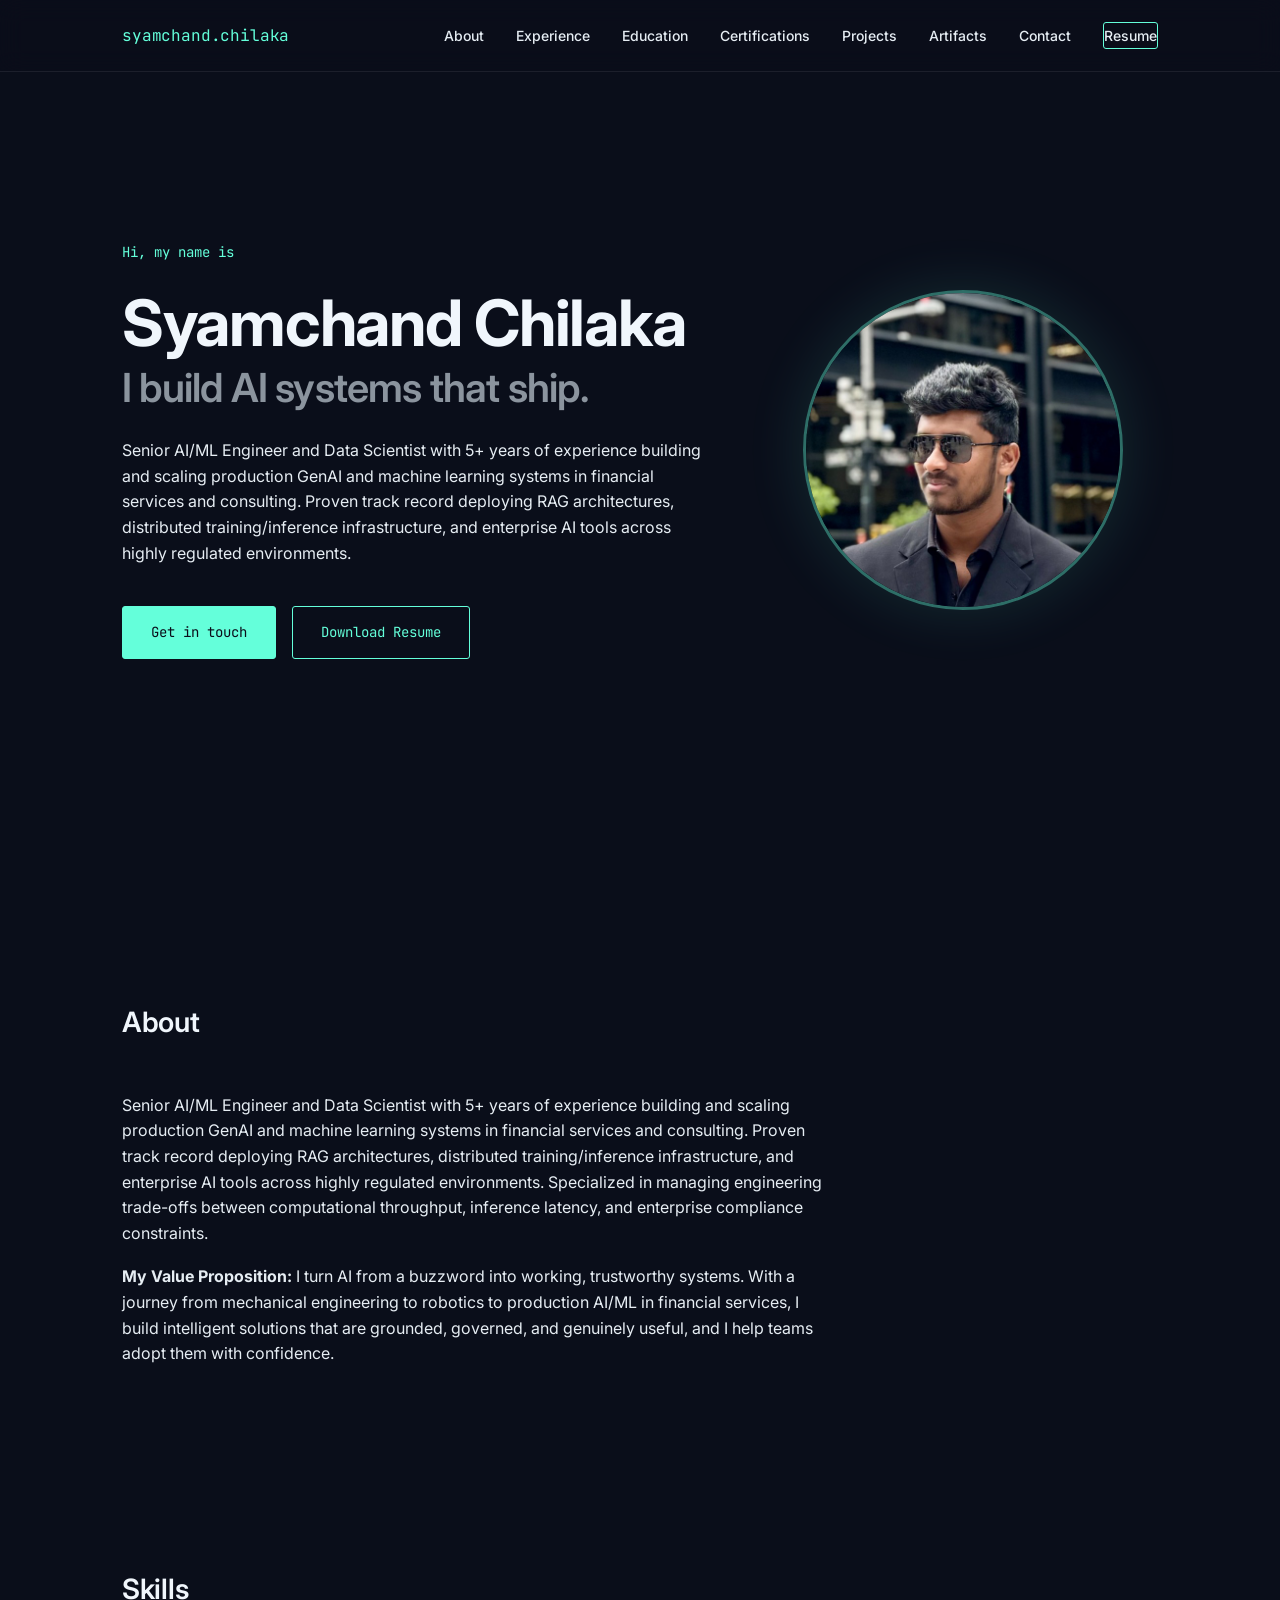
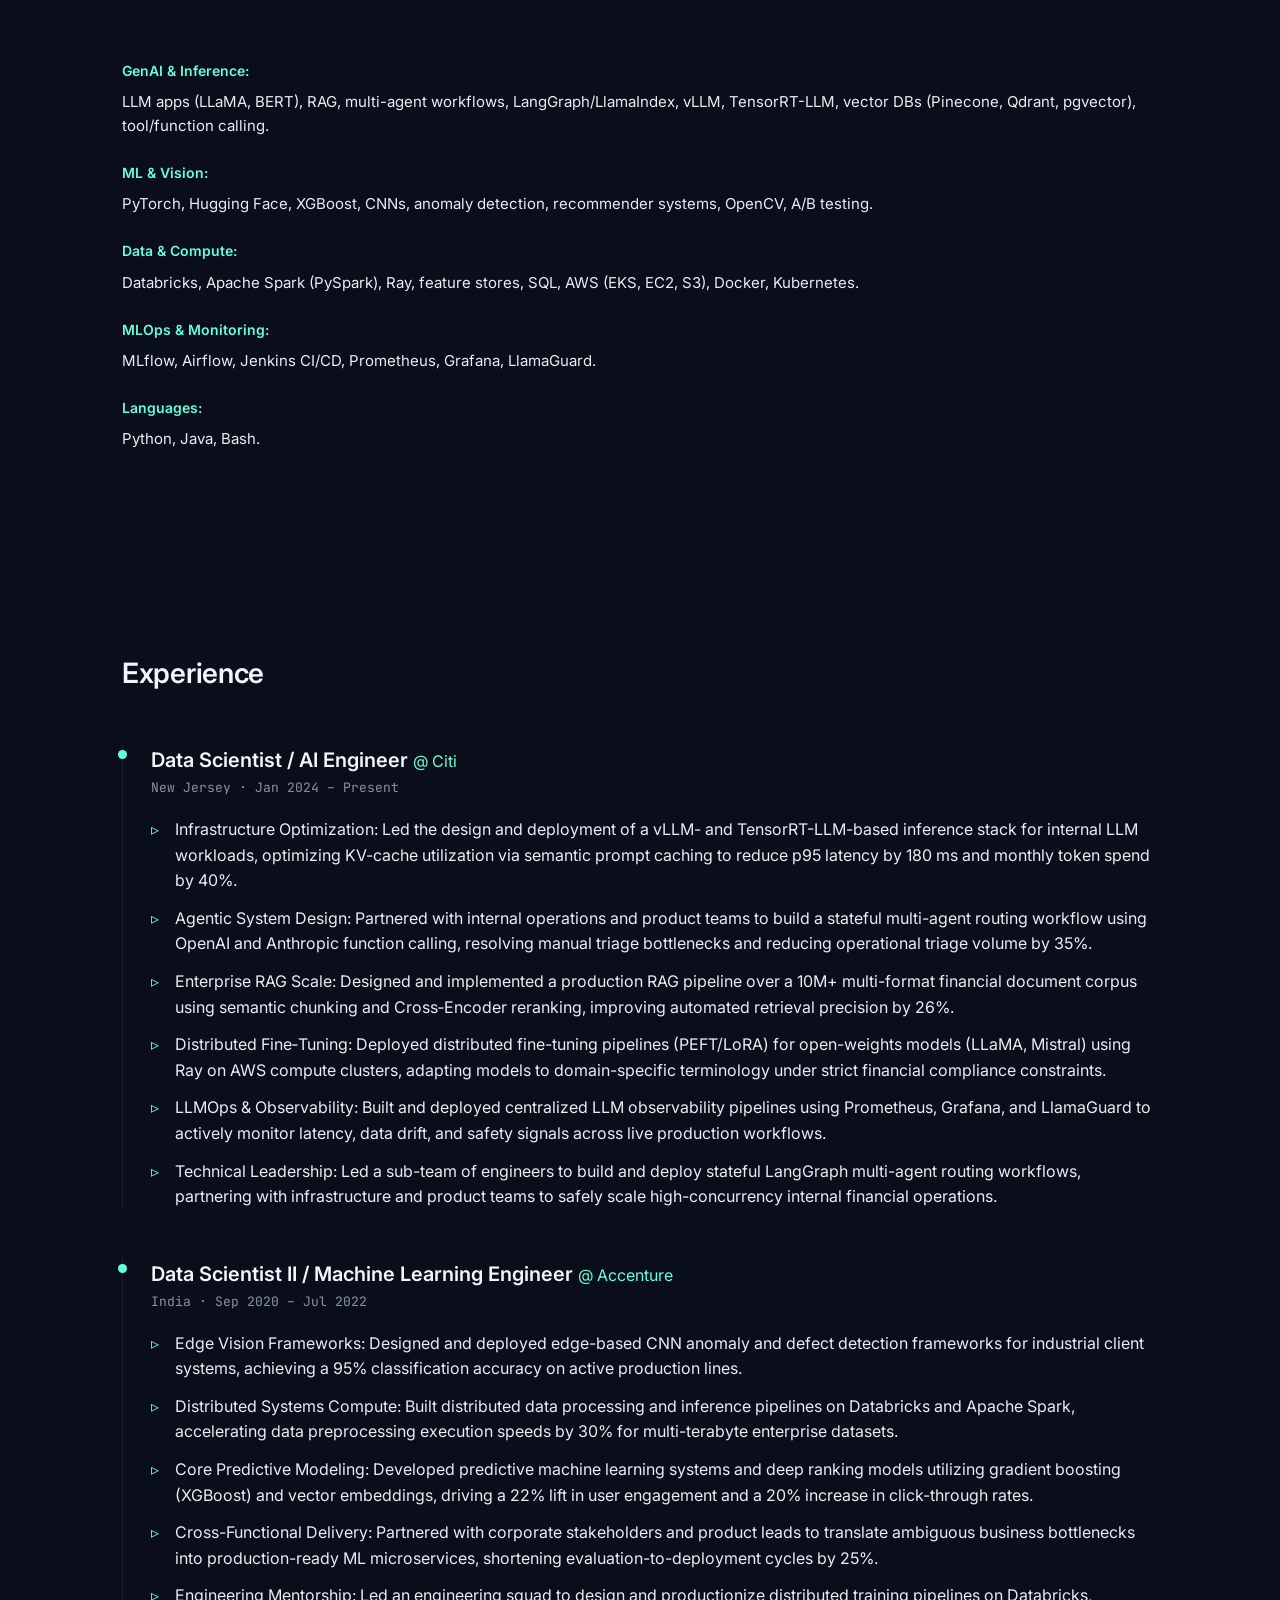
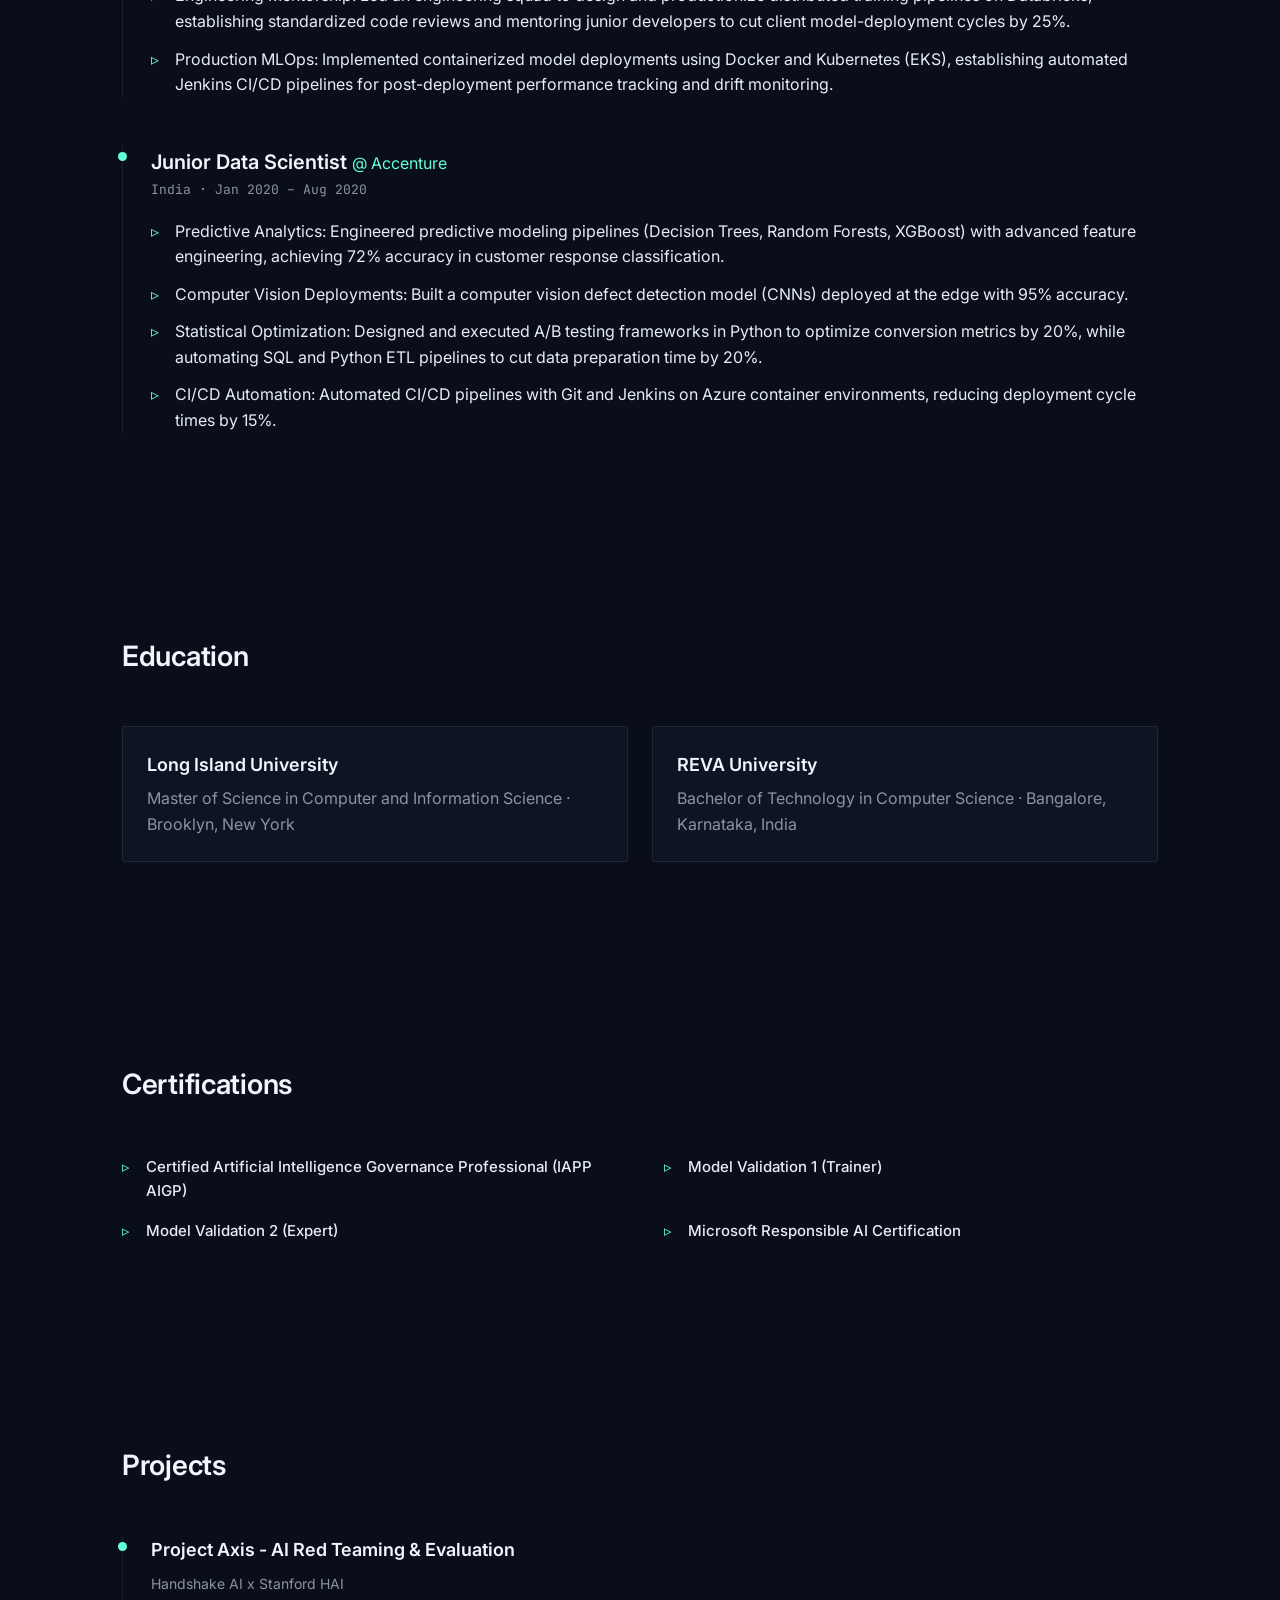
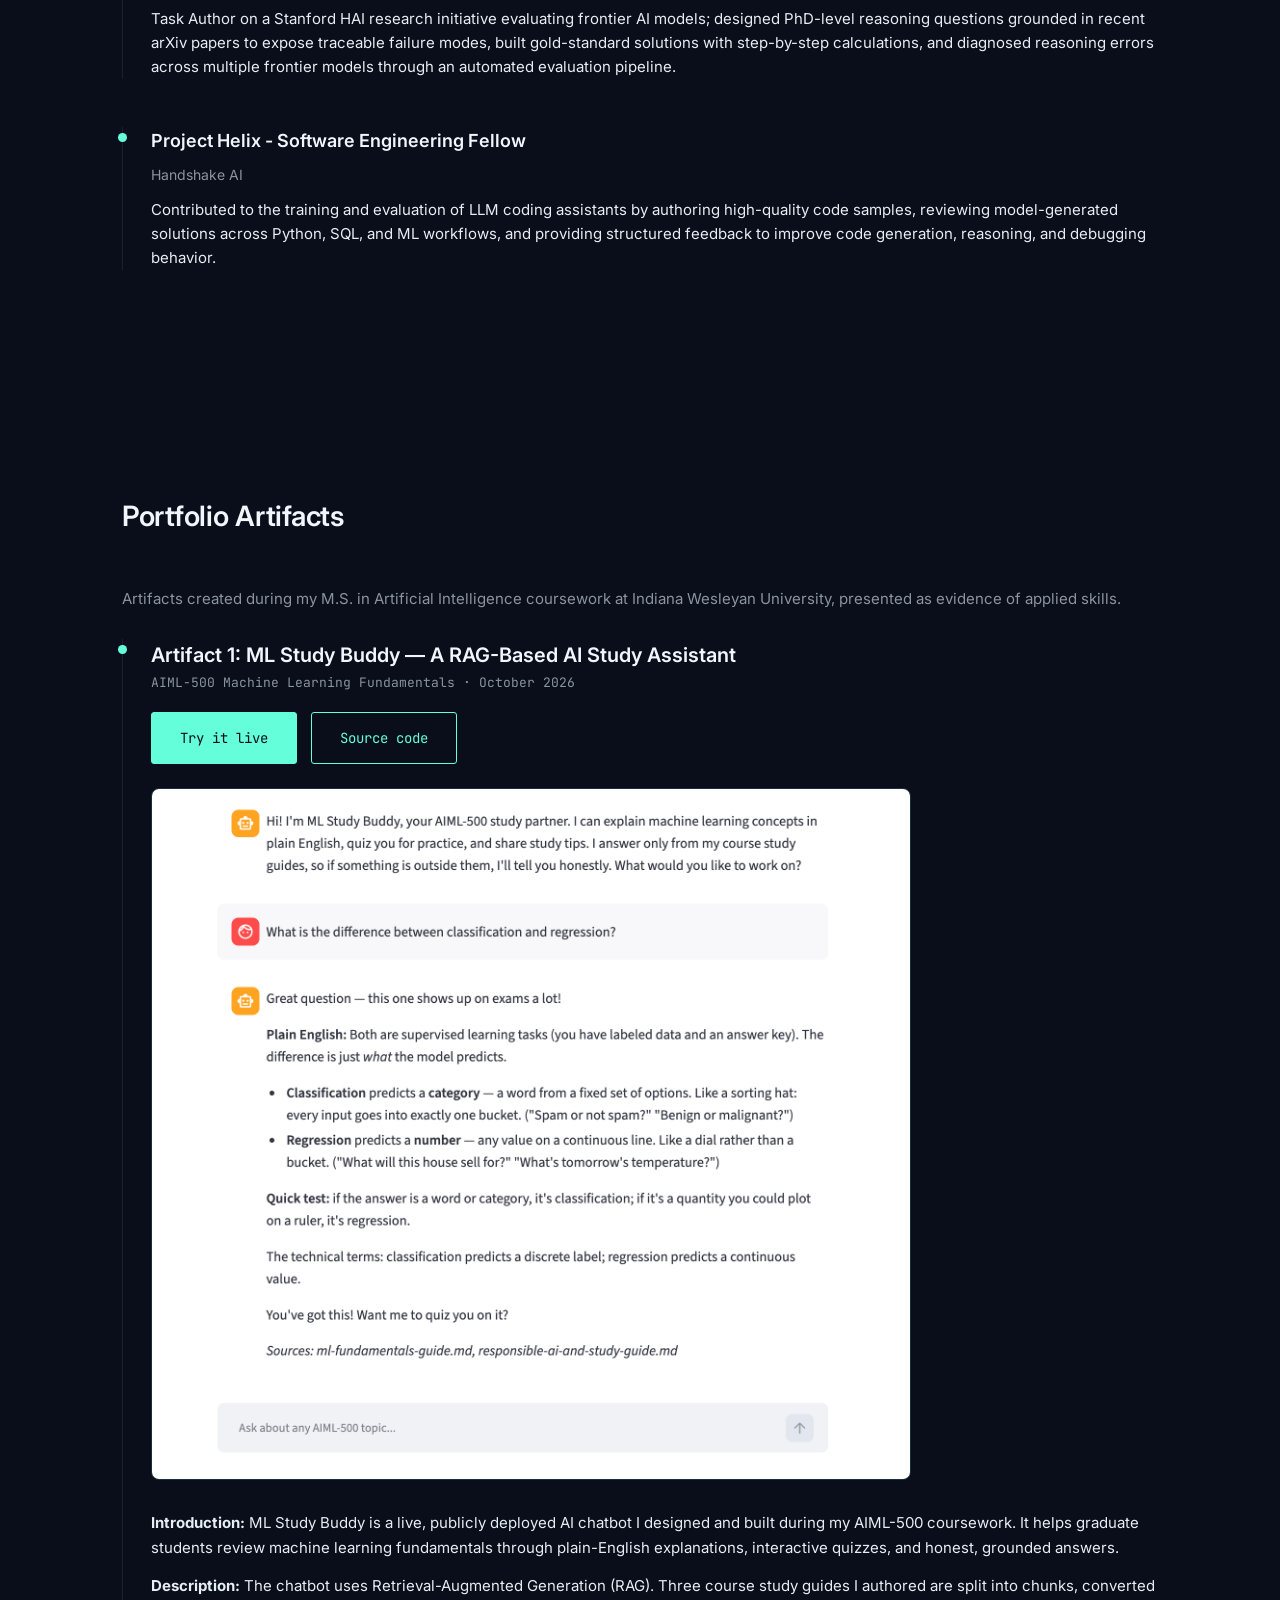
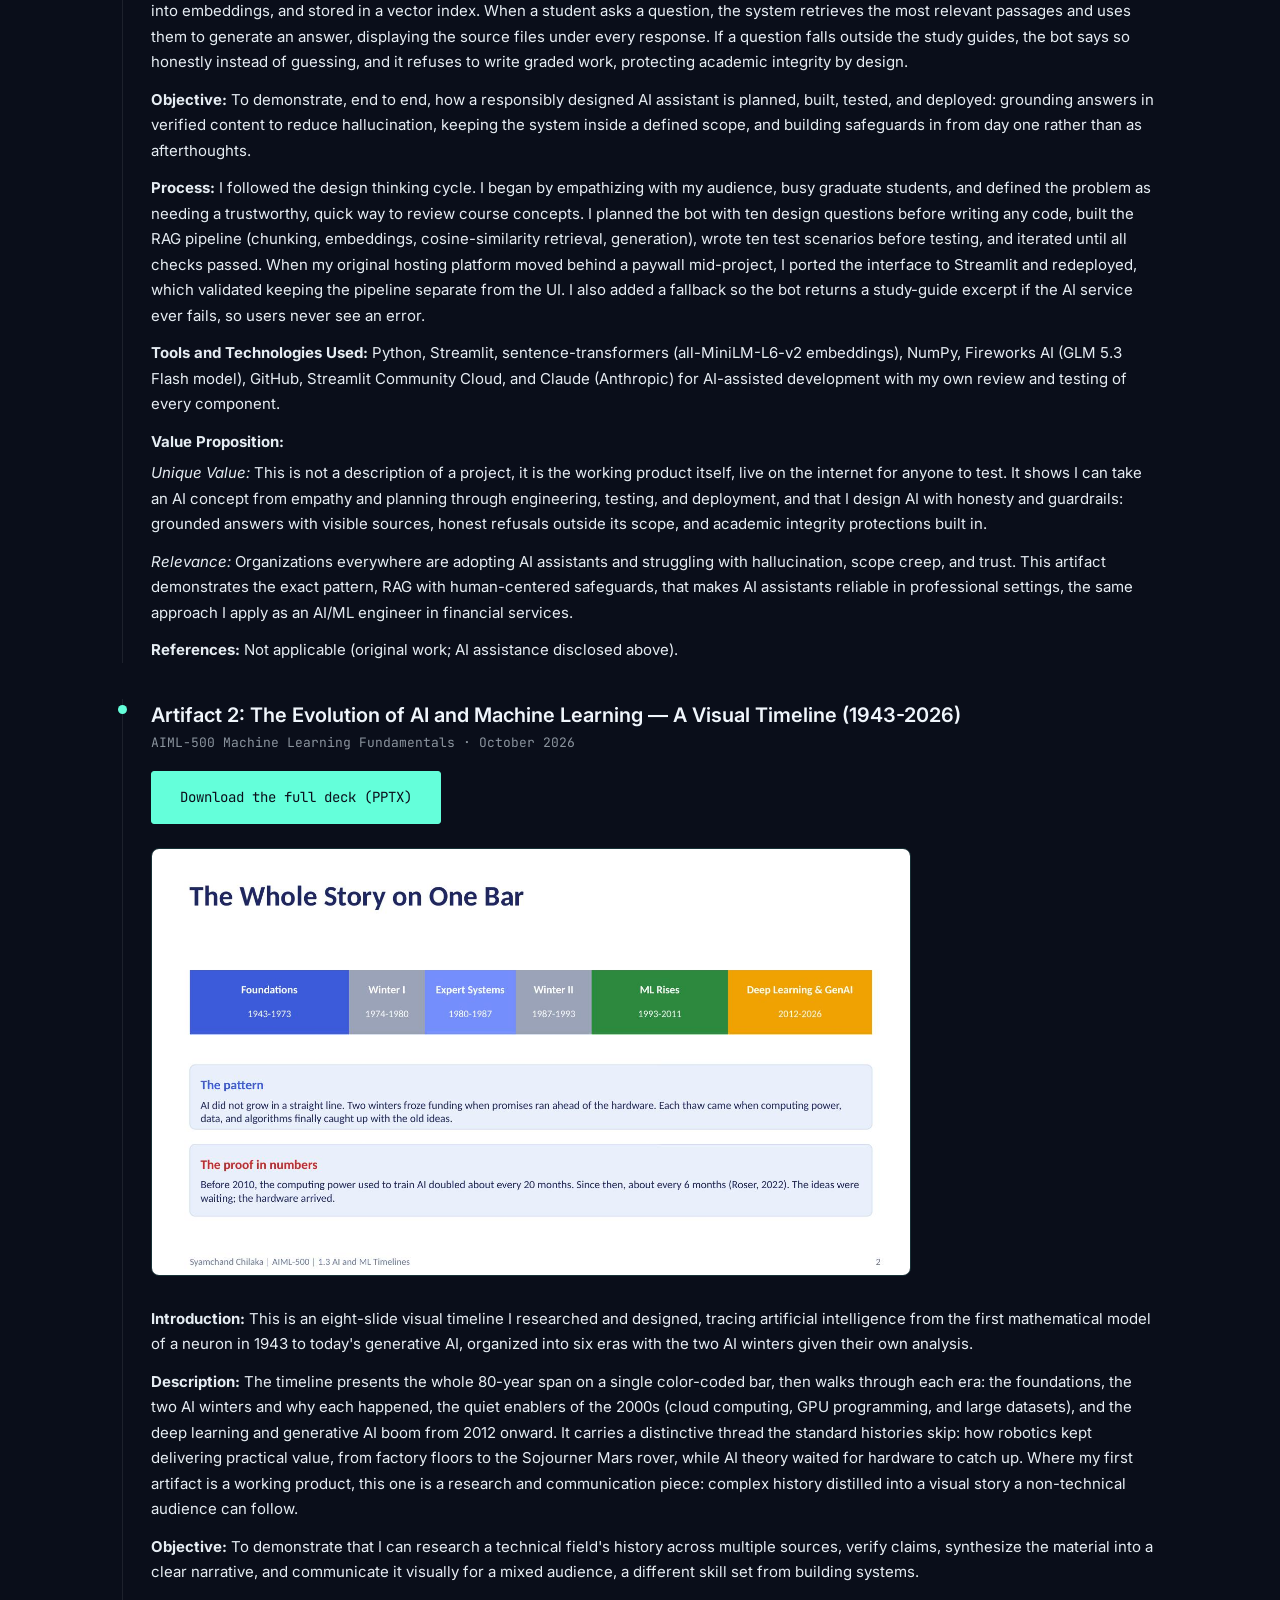
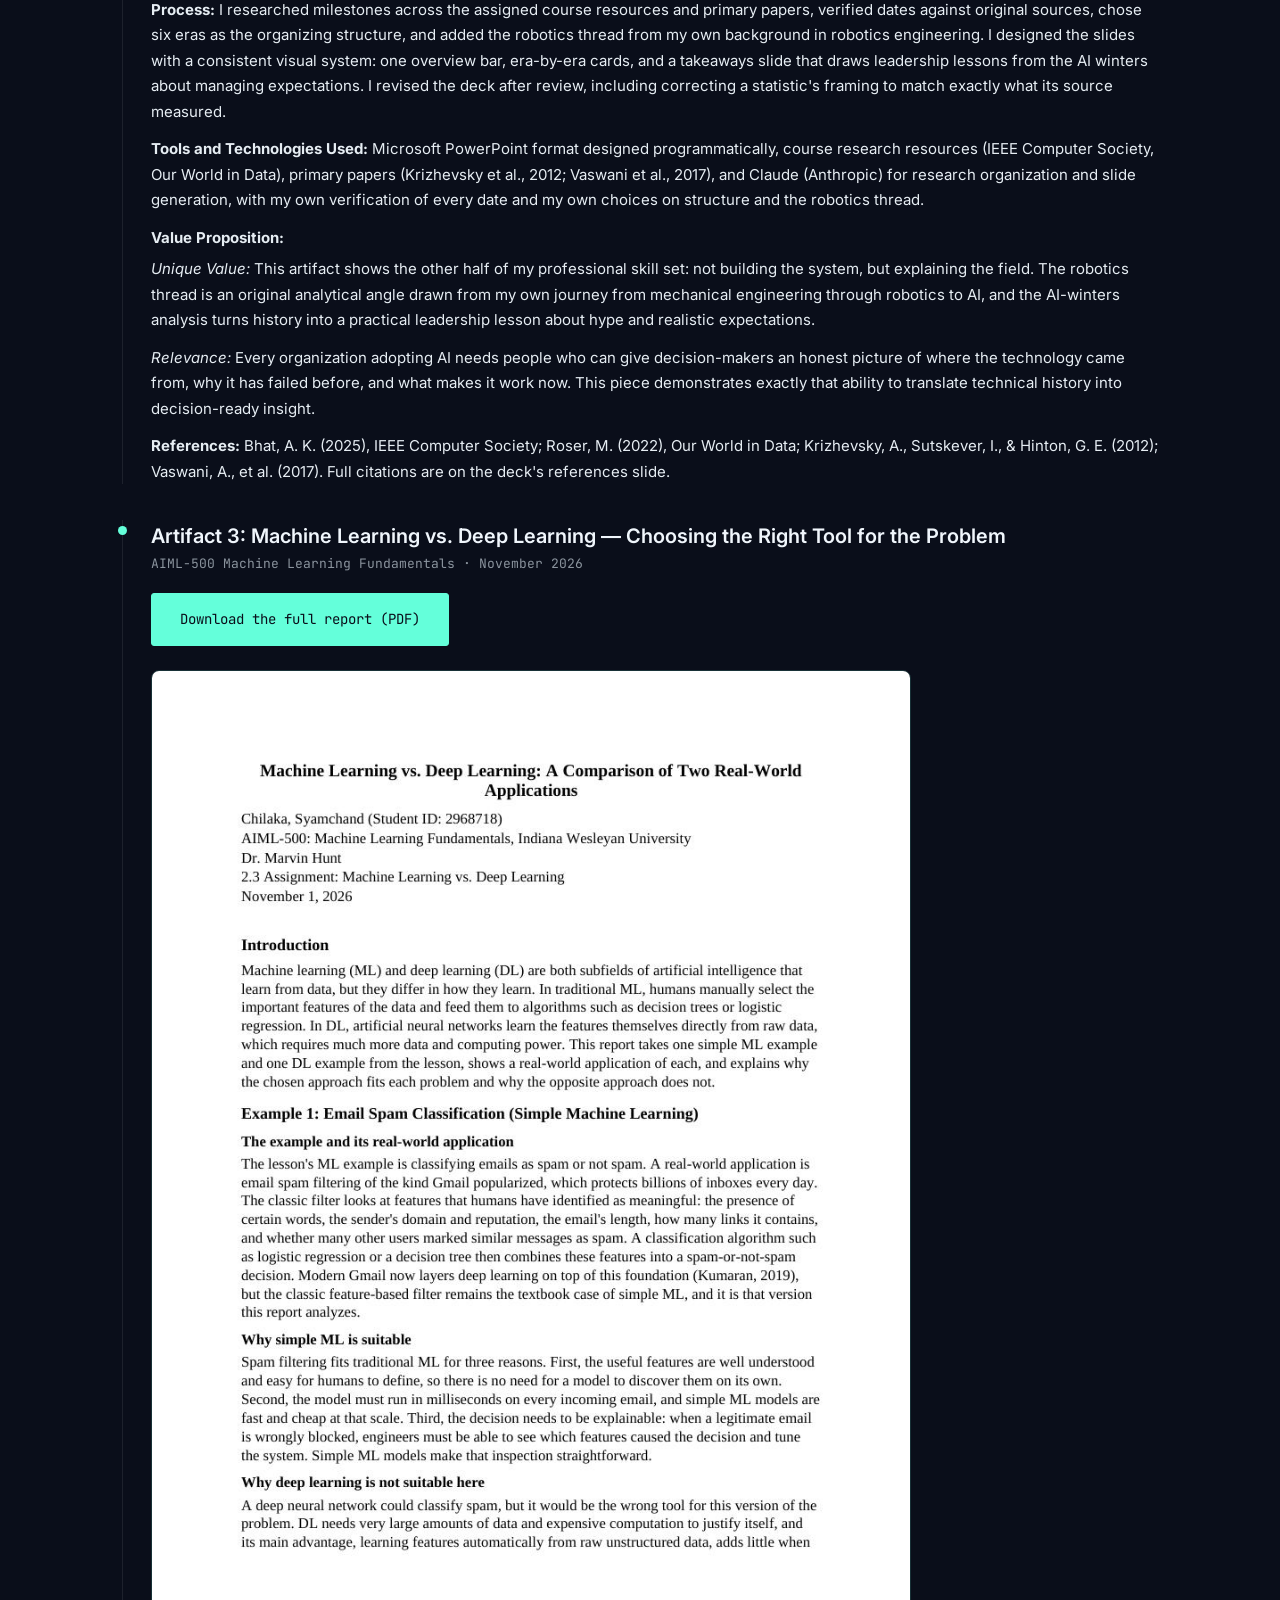
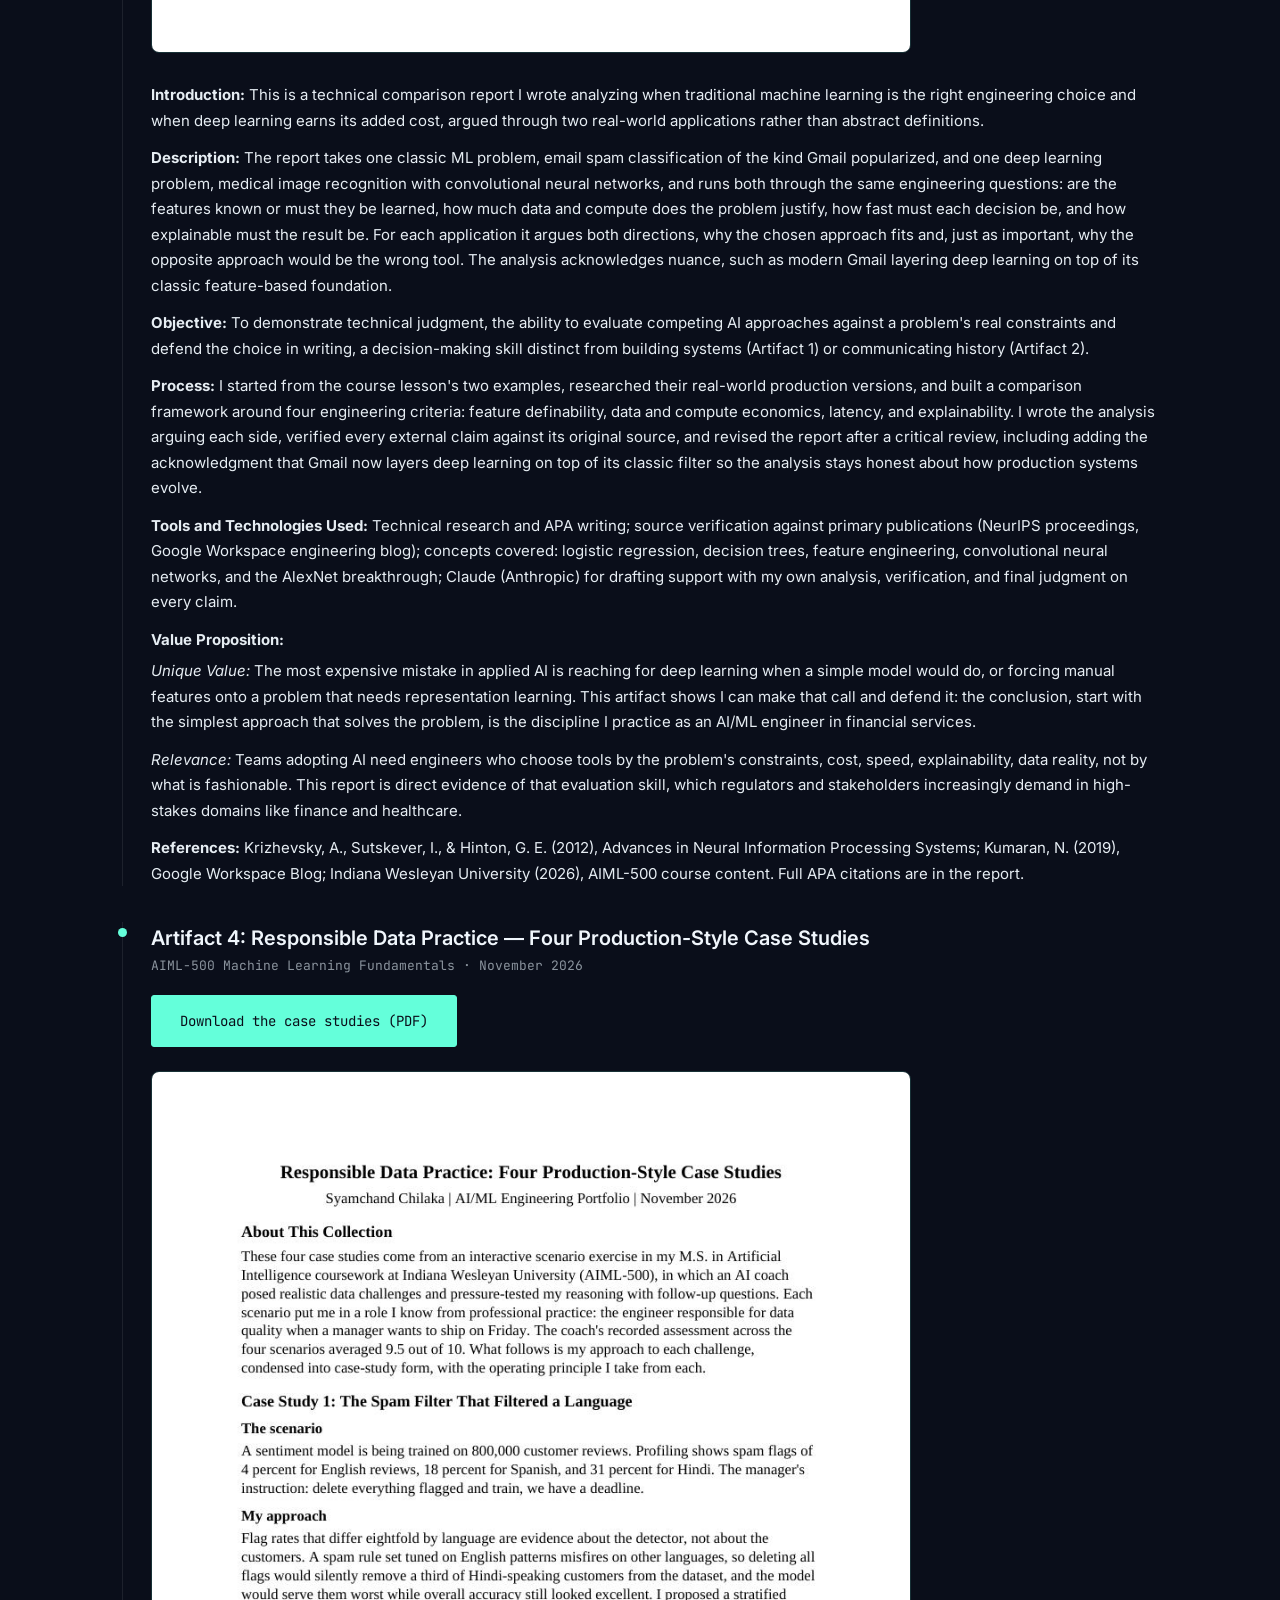
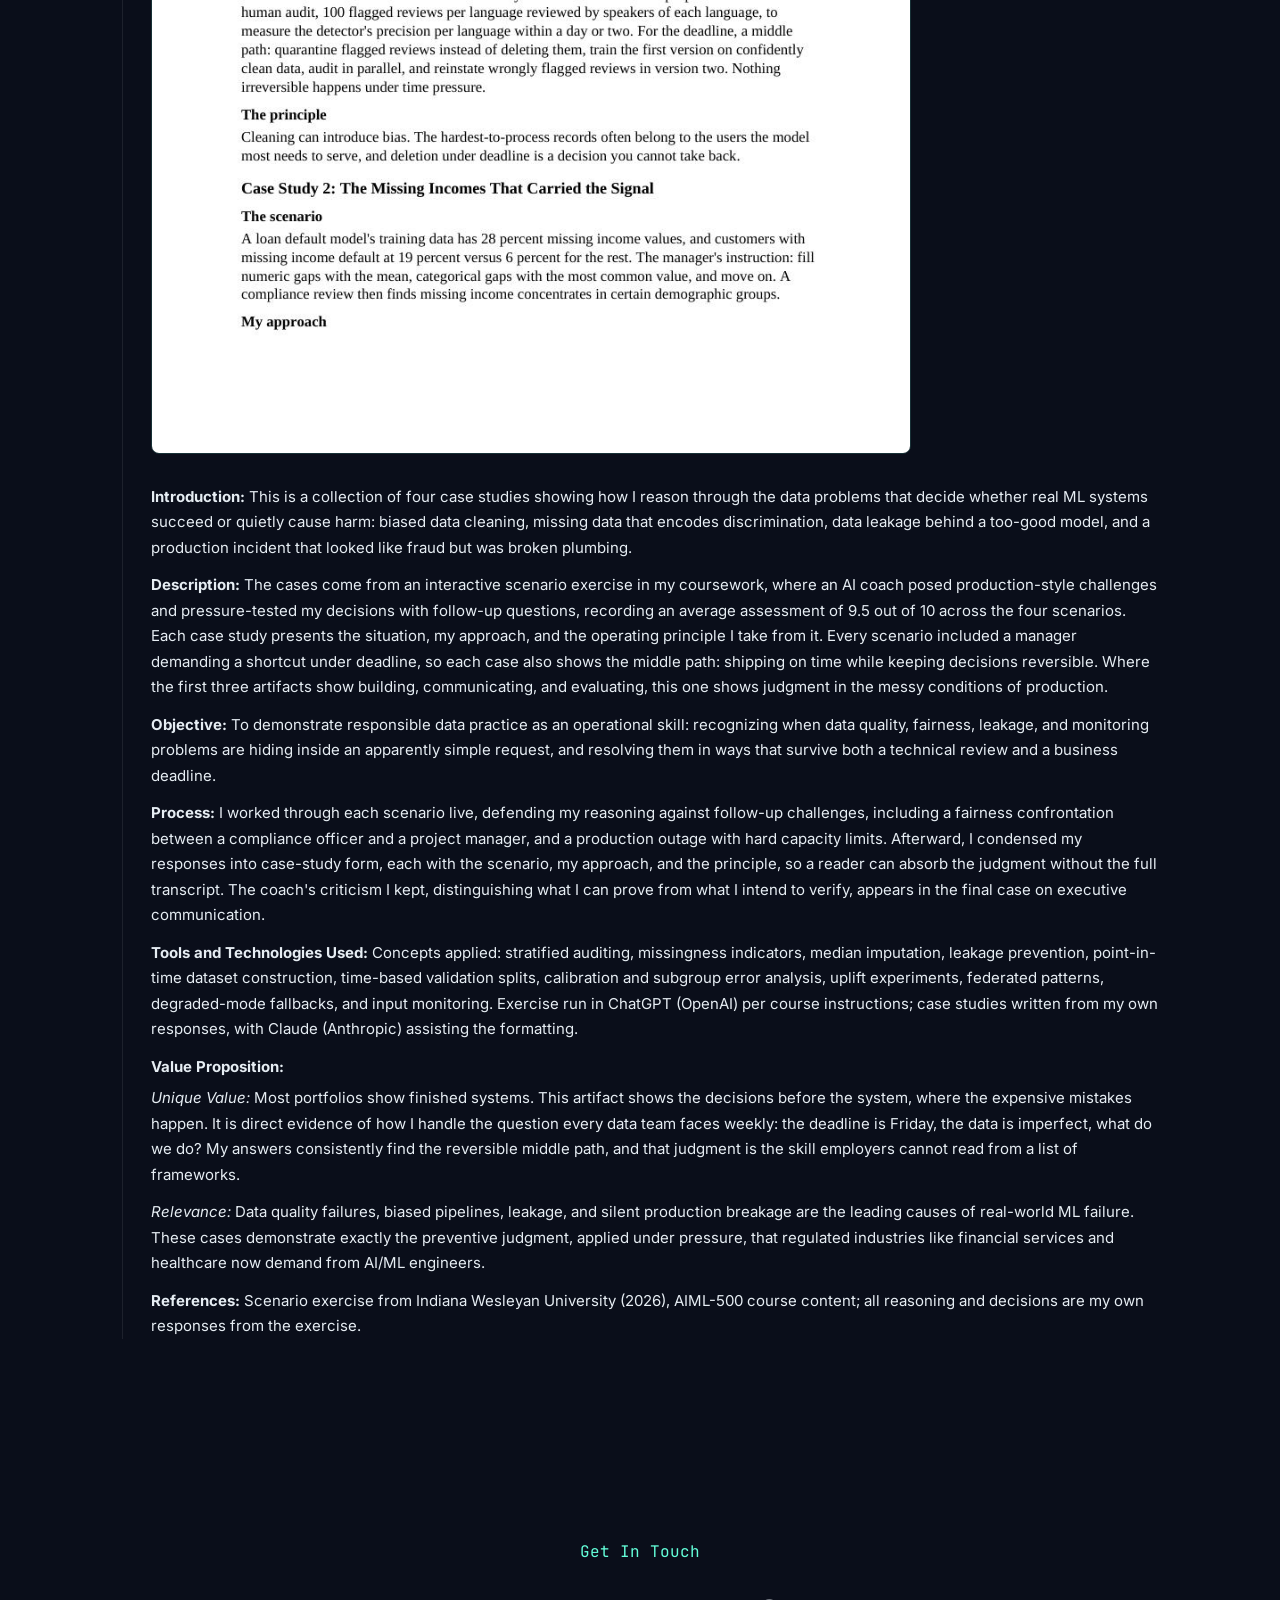
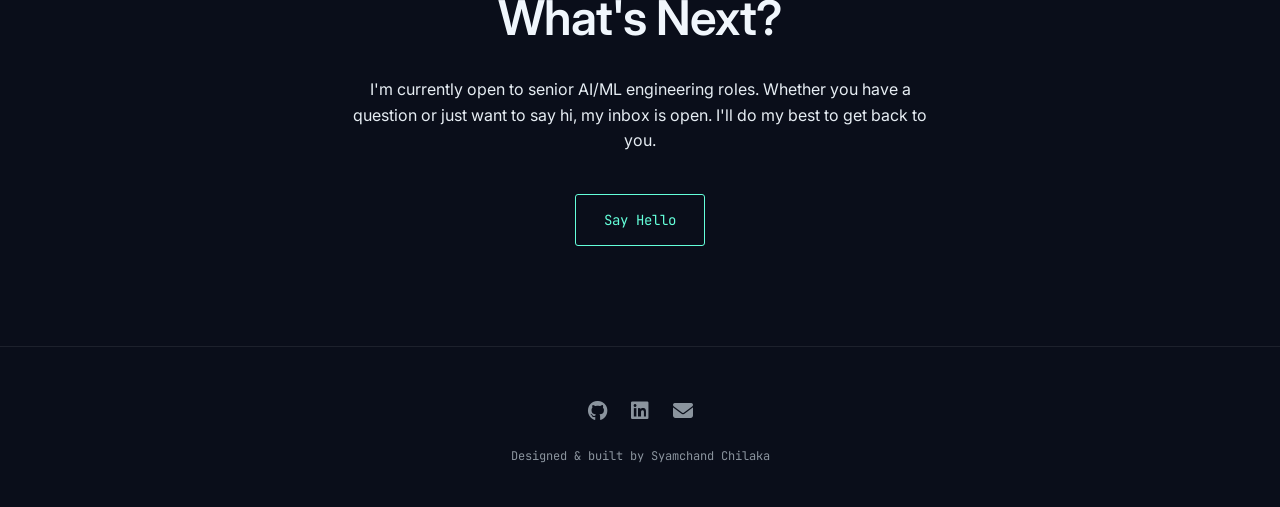
<file: index.html>
<!DOCTYPE html>
<html lang="en">
<head>
    <meta charset="UTF-8">
    <meta name="viewport" content="width=device-width, initial-scale=1.0">
    <title>Syamchand Chilaka — Data Scientist | AI/ML Engineer</title>
    <link rel="preconnect" href="https://fonts.googleapis.com">
    <link rel="preconnect" href="https://fonts.gstatic.com" crossorigin>
    <link href="https://fonts.googleapis.com/css2?family=Inter:wght@400;500;600;700&family=JetBrains+Mono:wght@400;500&display=swap" rel="stylesheet">
    <link rel="stylesheet" href="https://cdnjs.cloudflare.com/ajax/libs/font-awesome/6.4.0/css/all.min.css">
    <style>
        * { margin: 0; padding: 0; box-sizing: border-box; }

        :root {
            --bg: #0a0e1a;
            --bg-elevated: #0d1424;
            --border: rgba(255, 255, 255, 0.08);
            --border-hover: rgba(100, 255, 218, 0.3);
            --text-primary: #f0f6fc;
            --text-body: #e6edf3;
            --text-muted: #8b949e;
            --accent: #64ffda;
            --nav-h: 72px;
            --font-sans: 'Inter', -apple-system, BlinkMacSystemFont, sans-serif;
            --font-mono: 'JetBrains Mono', 'SF Mono', Menlo, monospace;
        }

        html { scroll-behavior: smooth; scroll-padding-top: var(--nav-h); }

        body {
            font-family: var(--font-sans);
            font-weight: 400;
            font-size: 16px;
            line-height: 1.6;
            color: var(--text-body);
            background: var(--bg);
            -webkit-font-smoothing: antialiased;
        }

        ::selection { background: rgba(100, 255, 218, 0.2); color: var(--text-primary); }

        a { color: var(--accent); text-decoration: none; }

        .container { max-width: 1100px; margin: 0 auto; padding: 0 32px; }

        /* ---------- Nav ---------- */
        nav {
            position: fixed;
            top: 0;
            width: 100%;
            height: var(--nav-h);
            z-index: 1000;
            background: rgba(10, 14, 26, 0.7);
            backdrop-filter: blur(12px);
            -webkit-backdrop-filter: blur(12px);
            border-bottom: 1px solid var(--border);
        }

        nav .container {
            height: 100%;
            display: flex;
            justify-content: space-between;
            align-items: center;
        }

        .logo {
            font-family: var(--font-mono);
            font-size: 16px;
            color: var(--accent);
            letter-spacing: -0.01em;
        }

        .nav-links {
            list-style: none;
            display: flex;
            gap: 32px;
            align-items: center;
        }

        .nav-links a {
            font-family: var(--font-sans);
            font-size: 14px;
            font-weight: 500;
            color: var(--text-body);
            position: relative;
            padding: 4px 0;
            transition: color 250ms ease;
        }


        .nav-links a::after {
            content: '';
            position: absolute;
            left: 0;
            bottom: -2px;
            width: 100%;
            height: 1px;
            background: var(--accent);
            transform: scaleX(0);
            transform-origin: left;
            transition: transform 250ms ease;
        }

        .nav-links a:hover, .nav-links a.active { color: var(--accent); }
        .nav-links a:hover::after, .nav-links a.active::after { transform: scaleX(1); }

        .nav-cta {
            font-family: var(--font-mono);
            font-size: 13px;
            color: var(--accent);
            border: 1px solid var(--accent);
            border-radius: 3px;
            padding: 8px 16px;
            transition: background 250ms ease, color 250ms ease;
        }
        .nav-cta::after { display: none; }
        .nav-cta:hover { background: rgba(100, 255, 218, 0.1); }

        .hamburger {
            display: none;
            flex-direction: column;
            gap: 5px;
            background: none;
            border: none;
            cursor: pointer;
            padding: 8px;
            z-index: 1100;
        }
        .hamburger span {
            width: 26px;
            height: 2px;
            background: var(--accent);
            transition: transform 250ms ease, opacity 250ms ease;
        }
        .hamburger.open span:nth-child(1) { transform: translateY(7px) rotate(45deg); }
        .hamburger.open span:nth-child(2) { opacity: 0; }
        .hamburger.open span:nth-child(3) { transform: translateY(-7px) rotate(-45deg); }

        /* ---------- Sections ---------- */
        section { padding: 100px 0; }
        #home { padding: 0; }

        .section-heading {
            display: flex;
            align-items: baseline;
            gap: 12px;
            font-family: var(--font-sans);
            font-weight: 600;
            font-size: 28px;
            color: var(--text-primary);
            margin-bottom: 48px;
            letter-spacing: -0.01em;
        }

        /* ---------- Hero ---------- */
        .hero {
            min-height: 100vh;
            display: flex;
            flex-direction: column;
            justify-content: center;
            padding-top: var(--nav-h);
        }
        .hero .eyebrow {
            font-family: var(--font-mono);
            font-size: 14px;
            color: var(--accent);
            margin-bottom: 24px;
        }
        .hero h1 {
            font-family: var(--font-sans);
            font-weight: 700;
            font-size: 64px;
            line-height: 1.1;
            letter-spacing: -0.02em;
            color: var(--text-primary);
            margin-bottom: 8px;
        }
        .hero h2 {
            font-family: var(--font-sans);
            font-weight: 600;
            font-size: 40px;
            line-height: 1.1;
            letter-spacing: -0.02em;
            color: var(--text-muted);
            margin-bottom: 28px;
        }
        .hero p {
            max-width: 600px;
            font-size: 16px;
            color: var(--text-body);
            margin-bottom: 40px;
        }
        .hero-buttons { display: flex; gap: 16px; flex-wrap: wrap; }

        .hero-grid {
            display: grid;
            grid-template-columns: 3fr 2fr;
            gap: 60px;
            align-items: center;
        }
        .hero-photo { display: flex; justify-content: center; }
        .hero-photo-frame {
            width: 320px;
            height: 320px;
            border-radius: 50%;
            overflow: hidden;
            border: 3px solid rgba(100, 255, 218, 0.4);
            box-shadow: 0 0 60px rgba(100, 255, 218, 0.12);
            transition: border-color 250ms ease, box-shadow 250ms ease;
        }
        .hero-photo-frame:hover {
            border-color: rgba(100, 255, 218, 0.7);
            box-shadow: 0 0 80px rgba(100, 255, 218, 0.2);
        }
        .hero-photo img {
            width: 100%;
            height: 100%;
            object-fit: cover;
            object-position: center 10%;
            transform: scale(1.25);
            transform-origin: center 30%;
        }
        .hero-photo-fallback {
            display: none;
            width: 100%;
            height: 100%;
            background: rgba(100, 255, 218, 0.05);
            align-items: center;
            justify-content: center;
            font-family: var(--font-mono);
            font-size: 96px;
            font-weight: 500;
            color: var(--accent);
            user-select: none;
        }

        .btn {
            font-family: var(--font-mono);
            font-size: 14px;
            padding: 14px 28px;
            border-radius: 3px;
            cursor: pointer;
            display: inline-flex;
            align-items: center;
            gap: 8px;
            border: 1px solid var(--accent);
            transition: background 250ms ease, color 250ms ease;
        }
        .btn-filled { background: var(--accent); color: var(--bg); }
        .btn-filled:hover { background: transparent; color: var(--accent); }
        .btn-outline { background: transparent; color: var(--accent); }
        .btn-outline:hover { background: var(--accent); color: var(--bg); }

        /* ---------- About ---------- */
        .about-text { max-width: 700px; }
        .about-text p { font-size: 16px; color: var(--text-body); }

        /* ---------- Skills ---------- */
        .skills-grid {
            display: grid;
            grid-template-columns: 1fr;
            gap: 24px;
        }
        .skill-cat {
            display: flex;
            flex-direction: column;
        }
        .skill-cat h3 {
            font-family: var(--font-sans);
            font-weight: 600;
            font-size: 14px;
            color: var(--accent);
            margin-bottom: 8px;
        }
        .skill-cat p {
            font-size: 15px;
            color: var(--text-body);
            line-height: 1.6;
        }

        /* ---------- Experience ---------- */
        .exp-list { display: flex; flex-direction: column; gap: 48px; }
        .exp-item {
            border-left: 1px solid var(--border);
            padding-left: 28px;
            position: relative;
        }
        .exp-item::before {
            content: '';
            position: absolute;
            left: -5px;
            top: 6px;
            width: 9px;
            height: 9px;
            border-radius: 50%;
            background: var(--accent);
        }
        .exp-role {
            font-family: var(--font-sans);
            font-weight: 600;
            font-size: 20px;
            color: var(--text-primary);
            margin-bottom: 2px;
        }
        .exp-role .at { color: var(--accent); font-weight: 400; font-size: 16px; }
        .exp-meta {
            font-family: var(--font-mono);
            font-size: 13px;
            color: var(--text-muted);
            margin-bottom: 18px;
        }
        .exp-bullets { list-style: none; display: flex; flex-direction: column; gap: 12px; }
        .exp-bullets li {
            position: relative;
            padding-left: 24px;
            font-size: 16px;
            color: var(--text-body);
            line-height: 1.6;
        }
        .exp-bullets li::before {
            content: '▹';
            position: absolute;
            left: 0;
            top: 0;
            color: var(--accent);
        }

        /* ---------- Education ---------- */
        .edu-grid {
            display: grid;
            grid-template-columns: 1fr 1fr;
            gap: 24px;
        }
        .edu-card {
            border: 1px solid var(--border);
            border-radius: 3px;
            padding: 24px;
            background: var(--bg-elevated);
            transition: transform 250ms ease, border-color 250ms ease;
        }
        .edu-card:hover { transform: translateY(-2px); border-color: var(--border-hover); }
        .edu-card h3 {
            font-family: var(--font-sans);
            font-weight: 600;
            font-size: 18px;
            color: var(--text-primary);
            margin-bottom: 6px;
        }
        .edu-card p { font-size: 16px; color: var(--text-muted); }

        /* ---------- Certifications ---------- */
        .cert-grid {
            display: grid;
            grid-template-columns: 1fr 1fr;
            gap: 16px 48px;
        }
        .cert-item {
            position: relative;
            padding-left: 24px;
            font-family: var(--font-sans);
            font-weight: 500;
            font-size: 15px;
            color: var(--text-body);
        }
        .cert-item::before {
            content: '▹';
            position: absolute;
            left: 0;
            top: 0;
            color: var(--accent);
        }

        /* ---------- Projects ---------- */
        .projects-grid {
            display: grid;
            grid-template-columns: 1fr;
            gap: 24px;
        }
        .project-item {
            border-left: 1px solid var(--border);
            padding-left: 28px;
            position: relative;
            margin-bottom: 24px;
        }
        .project-item::before {
            content: '';
            position: absolute;
            left: -5px;
            top: 6px;
            width: 9px;
            height: 9px;
            border-radius: 50%;
            background: var(--accent);
        }
        .project-title {
            font-family: var(--font-sans);
            font-weight: 600;
            font-size: 18px;
            color: var(--text-primary);
            margin-bottom: 8px;
        }
        .project-desc {
            font-size: 15px;
            color: var(--text-body);
            line-height: 1.6;
        }

        /* ---------- Contact ---------- */
        .contact { text-align: center; }
        .contact .inner { max-width: 600px; margin: 0 auto; }
        .contact .num-prefix {
            font-family: var(--font-mono);
            font-size: 16px;
            color: var(--accent);
            margin-bottom: 16px;
        }
        .contact h2 {
            font-family: var(--font-sans);
            font-weight: 600;
            font-size: 48px;
            letter-spacing: -0.02em;
            color: var(--text-primary);
            margin-bottom: 20px;
        }
        .contact p { font-size: 16px; color: var(--text-body); margin-bottom: 40px; }
        .contact .btn { margin: 0 auto; }

        /* ---------- Footer ---------- */
        footer {
            text-align: center;
            padding: 48px 0 40px;
            border-top: 1px solid var(--border);
        }
        .footer-socials {
            display: flex;
            justify-content: center;
            gap: 24px;
            margin-bottom: 20px;
        }
        .footer-socials a {
            color: var(--text-muted);
            font-size: 20px;
            transition: color 250ms ease, transform 250ms ease;
        }
        .footer-socials a:hover { color: var(--accent); transform: translateY(-3px); }
        footer .credit {
            font-family: var(--font-mono);
            font-size: 12px;
            color: var(--text-muted);
        }

        /* ---------- Reveal animation ---------- */
        .reveal { opacity: 0; transform: translateY(20px); transition: opacity 400ms ease, transform 400ms ease; }
        .reveal.visible { opacity: 1; transform: translateY(0); }

        /* ---------- Responsive ---------- */
        @media (max-width: 1024px) {
            .edu-grid { grid-template-columns: 1fr; }
            .hero-grid { grid-template-columns: 1fr; gap: 0; }
            .hero-photo { order: -1; margin-bottom: 48px; justify-content: flex-start; }
        }

        @media (max-width: 640px) {
            .container { padding: 0 20px; }
            section { padding: 60px 0; }

            .hamburger { display: flex; }
            .nav-links {
                position: fixed;
                top: 0;
                right: 0;
                height: 100vh;
                width: min(75vw, 320px);
                flex-direction: column;
                justify-content: center;
                gap: 28px;
                background: var(--bg-elevated);
                border-left: 1px solid var(--border);
                transform: translateX(100%);
                transition: transform 250ms ease;
                padding: 40px;
            }
            .nav-links.open { transform: translateX(0); }
            .nav-links a, .nav-cta { font-size: 16px; min-height: 44px; display: inline-flex; align-items: center; }

            .hero-photo { justify-content: center; margin-bottom: 32px; }
            .hero-photo-frame {
                width: 160px;
                height: 160px;
                box-shadow: 0 0 40px rgba(100, 255, 218, 0.08);
            }
            .hero-photo-frame:hover {
                box-shadow: 0 0 40px rgba(100, 255, 218, 0.08);
            }
            .hero-photo-fallback { font-size: 48px; }
            .hero h1 { font-size: 40px; }
            .hero h2 { font-size: 18px; }
            .section-heading { font-size: 24px; }
            .contact h2 { font-size: 32px; }
            .hero-buttons .btn { flex: 1; justify-content: center; }
        }
    </style>
</head>
<body>
    <!-- Navigation -->
    <nav>
        <div class="container">
            <div class="logo">syamchand.chilaka</div>
            <button class="hamburger" id="hamburger" aria-label="Toggle menu">
                <span></span><span></span><span></span>
            </button>
            <ul class="nav-links" id="navLinks">
                <li><a href="#about">About</a></li>
                <li><a href="#experience">Experience</a></li>
                <li><a href="#education">Education</a></li>
                <li><a href="#certifications">Certifications</a></li>
                <li><a href="#projects">Projects</a></li>
                <li><a href="#artifacts">Artifacts</a></li>
                <li><a href="#contact">Contact</a></li>
                <li><a href="Syamchand_Chilaka_Resume.pdf" download class="nav-cta">Resume</a></li>
            </ul>
        </div>
    </nav>

    <!-- Hero -->
    <section id="home" class="hero">
        <div class="container hero-grid">
            <div class="hero-text">
                <p class="eyebrow">Hi, my name is</p>
                <h1>Syamchand Chilaka</h1>
                <h2>I build AI systems that ship.</h2>
                <p>Senior AI/ML Engineer and Data Scientist with 5+ years of experience building and scaling production GenAI and machine learning systems in financial services and consulting. Proven track record deploying RAG architectures, distributed training/inference infrastructure, and enterprise AI tools across highly regulated environments.</p>
                <div class="hero-buttons">
                    <a href="#contact" class="btn btn-filled">Get in touch</a>
                    <a href="Syamchand_Chilaka_Resume.pdf" download class="btn btn-outline">Download Resume</a>
                </div>
            </div>
            <div class="hero-photo">
                <div class="hero-photo-frame">
                    <img src="profile.jpeg" alt="Syamchand Chilaka" onerror="this.style.display='none';this.nextElementSibling.style.display='flex';">
                    <div class="hero-photo-fallback">SC</div>
                </div>
            </div>
        </div>
    </section>

    <!-- About -->
    <section id="about" data-reveal>
        <div class="container">
            <h2 class="section-heading">About</h2>
            <div class="about-text">
                <p>Senior AI/ML Engineer and Data Scientist with 5+ years of experience building and scaling production GenAI and machine learning systems in financial services and consulting. Proven track record deploying RAG architectures, distributed training/inference infrastructure, and enterprise AI tools across highly regulated environments. Specialized in managing engineering trade-offs between computational throughput, inference latency, and enterprise compliance constraints.</p>
                <p style="margin-top: 18px;"><strong>My Value Proposition:</strong> I turn AI from a buzzword into working, trustworthy systems. With a journey from mechanical engineering to robotics to production AI/ML in financial services, I build intelligent solutions that are grounded, governed, and genuinely useful, and I help teams adopt them with confidence.</p>
            </div>
        </div>
    </section>

    <!-- Skills -->
    <section id="skills" data-reveal>
        <div class="container">
            <h2 class="section-heading">Skills</h2>
            <div class="skills-grid">
                <div class="skill-cat">
                    <h3>GenAI & Inference:</h3>
                    <p>LLM apps (LLaMA, BERT), RAG, multi-agent workflows, LangGraph/LlamaIndex, vLLM, TensorRT-LLM, vector DBs (Pinecone, Qdrant, pgvector), tool/function calling.</p>
                </div>
                <div class="skill-cat">
                    <h3>ML & Vision:</h3>
                    <p>PyTorch, Hugging Face, XGBoost, CNNs, anomaly detection, recommender systems, OpenCV, A/B testing.</p>
                </div>
                <div class="skill-cat">
                    <h3>Data & Compute:</h3>
                    <p>Databricks, Apache Spark (PySpark), Ray, feature stores, SQL, AWS (EKS, EC2, S3), Docker, Kubernetes.</p>
                </div>
                <div class="skill-cat">
                    <h3>MLOps & Monitoring:</h3>
                    <p>MLflow, Airflow, Jenkins CI/CD, Prometheus, Grafana, LlamaGuard.</p>
                </div>
                <div class="skill-cat">
                    <h3>Languages:</h3>
                    <p>Python, Java, Bash.</p>
                </div>
            </div>
        </div>
    </section>

    <!-- Experience -->
    <section id="experience" data-reveal>
        <div class="container">
            <h2 class="section-heading">Experience</h2>
            <div class="exp-list">
                <div class="exp-item">
                    <div class="exp-role">Data Scientist / AI Engineer <span class="at">@ Citi</span></div>
                    <div class="exp-meta">New Jersey · Jan 2024 – Present</div>
                    <ul class="exp-bullets">
                        <li>Infrastructure Optimization: Led the design and deployment of a vLLM- and TensorRT-LLM-based inference stack for internal LLM workloads, optimizing KV-cache utilization via semantic prompt caching to reduce p95 latency by 180 ms and monthly token spend by 40%.</li>
                        <li>Agentic System Design: Partnered with internal operations and product teams to build a stateful multi-agent routing workflow using OpenAI and Anthropic function calling, resolving manual triage bottlenecks and reducing operational triage volume by 35%.</li>
                        <li>Enterprise RAG Scale: Designed and implemented a production RAG pipeline over a 10M+ multi-format financial document corpus using semantic chunking and Cross‑Encoder reranking, improving automated retrieval precision by 26%.</li>
                        <li>Distributed Fine‑Tuning: Deployed distributed fine-tuning pipelines (PEFT/LoRA) for open-weights models (LLaMA, Mistral) using Ray on AWS compute clusters, adapting models to domain-specific terminology under strict financial compliance constraints.</li>
                        <li>LLMOps & Observability: Built and deployed centralized LLM observability pipelines using Prometheus, Grafana, and LlamaGuard to actively monitor latency, data drift, and safety signals across live production workflows.</li>
                        <li>Technical Leadership: Led a sub-team of engineers to build and deploy stateful LangGraph multi-agent routing workflows, partnering with infrastructure and product teams to safely scale high-concurrency internal financial operations.</li>
                    </ul>
                </div>
                <div class="exp-item">
                    <div class="exp-role">Data Scientist II / Machine Learning Engineer <span class="at">@ Accenture</span></div>
                    <div class="exp-meta">India · Sep 2020 – Jul 2022</div>
                    <ul class="exp-bullets">
                        <li>Edge Vision Frameworks: Designed and deployed edge-based CNN anomaly and defect detection frameworks for industrial client systems, achieving a 95% classification accuracy on active production lines.</li>
                        <li>Distributed Systems Compute: Built distributed data processing and inference pipelines on Databricks and Apache Spark, accelerating data preprocessing execution speeds by 30% for multi-terabyte enterprise datasets.</li>
                        <li>Core Predictive Modeling: Developed predictive machine learning systems and deep ranking models utilizing gradient boosting (XGBoost) and vector embeddings, driving a 22% lift in user engagement and a 20% increase in click-through rates.</li>
                        <li>Cross-Functional Delivery: Partnered with corporate stakeholders and product leads to translate ambiguous business bottlenecks into production-ready ML microservices, shortening evaluation-to-deployment cycles by 25%.</li>
                        <li>Engineering Mentorship: Led an engineering squad to design and productionize distributed training pipelines on Databricks, establishing standardized code reviews and mentoring junior developers to cut client model-deployment cycles by 25%.</li>
                        <li>Production MLOps: Implemented containerized model deployments using Docker and Kubernetes (EKS), establishing automated Jenkins CI/CD pipelines for post-deployment performance tracking and drift monitoring.</li>
                    </ul>
                </div>
                <div class="exp-item">
                    <div class="exp-role">Junior Data Scientist <span class="at">@ Accenture</span></div>
                    <div class="exp-meta">India · Jan 2020 – Aug 2020</div>
                    <ul class="exp-bullets">
                        <li>Predictive Analytics: Engineered predictive modeling pipelines (Decision Trees, Random Forests, XGBoost) with advanced feature engineering, achieving 72% accuracy in customer response classification.</li>
                        <li>Computer Vision Deployments: Built a computer vision defect detection model (CNNs) deployed at the edge with 95% accuracy.</li>
                        <li>Statistical Optimization: Designed and executed A/B testing frameworks in Python to optimize conversion metrics by 20%, while automating SQL and Python ETL pipelines to cut data preparation time by 20%.</li>
                        <li>CI/CD Automation: Automated CI/CD pipelines with Git and Jenkins on Azure container environments, reducing deployment cycle times by 15%.</li>
                    </ul>
                </div>
            </div>
        </div>
    </section>

    <!-- Education -->
    <section id="education" data-reveal>
        <div class="container">
            <h2 class="section-heading">Education</h2>
            <div class="edu-grid">
                <div class="edu-card">
                    <h3>Long Island University</h3>
                    <p>Master of Science in Computer and Information Science · Brooklyn, New York</p>
                </div>
                <div class="edu-card">
                    <h3>REVA University</h3>
                    <p>Bachelor of Technology in Computer Science · Bangalore, Karnataka, India</p>
                </div>
            </div>
        </div>
    </section>

    <!-- Certifications -->
    <section id="certifications" data-reveal>
        <div class="container">
            <h2 class="section-heading">Certifications</h2>
            <div class="cert-grid">
                <div class="cert-item">Certified Artificial Intelligence Governance Professional (IAPP AIGP)</div>
                <div class="cert-item">Model Validation 1 (Trainer)</div>
                <div class="cert-item">Model Validation 2 (Expert)</div>
                <div class="cert-item">Microsoft Responsible AI Certification</div>
            </div>
        </div>
    </section>

    <!-- Projects -->
    <section id="projects" data-reveal>
        <div class="container">
            <h2 class="section-heading">Projects</h2>
            <div class="projects-grid">
                <div class="project-item">
                    <div class="project-title">Project Axis - AI Red Teaming & Evaluation</div>
                    <p style="font-size: 14px; color: var(--text-muted); margin-bottom: 12px;">Handshake AI x Stanford HAI</p>
                    <div class="project-desc">Task Author on a Stanford HAI research initiative evaluating frontier AI models; designed PhD-level reasoning questions grounded in recent arXiv papers to expose traceable failure modes, built gold-standard solutions with step-by-step calculations, and diagnosed reasoning errors across multiple frontier models through an automated evaluation pipeline.</div>
                </div>
                <div class="project-item">
                    <div class="project-title">Project Helix - Software Engineering Fellow</div>
                    <p style="font-size: 14px; color: var(--text-muted); margin-bottom: 12px;">Handshake AI</p>
                    <div class="project-desc">Contributed to the training and evaluation of LLM coding assistants by authoring high-quality code samples, reviewing model-generated solutions across Python, SQL, and ML workflows, and providing structured feedback to improve code generation, reasoning, and debugging behavior.</div>
                </div>
            </div>
        </div>
    </section>

    <!-- Portfolio Artifacts (IWU MS in AI coursework) -->
    <section id="artifacts" data-reveal>
        <div class="container">
            <h2 class="section-heading">Portfolio Artifacts</h2>
            <p style="color: var(--text-muted); margin-bottom: 28px; font-size: 15px;">Artifacts created during my M.S. in Artificial Intelligence coursework at Indiana Wesleyan University, presented as evidence of applied skills.</p>
            <div class="exp-item">
                <div class="exp-role">Artifact 1: ML Study Buddy — A RAG-Based AI Study Assistant</div>
                <div class="exp-meta">AIML-500 Machine Learning Fundamentals · October 2026</div>
                <p style="margin: 16px 0 10px;">
                    <a href="https://ml-study-buddy.streamlit.app" target="_blank" rel="noopener noreferrer" class="btn btn-filled" style="margin-right: 10px;">Try it live</a>
                    <a href="https://github.com/Syamchand-Chilaka/ml-study-buddy" target="_blank" rel="noopener noreferrer" class="btn btn-outline">Source code</a>
                </p>
                <img src="artifact-ml-study-buddy.png" alt="ML Study Buddy chatbot answering a machine learning question with source citations" style="width: 100%; max-width: 760px; border-radius: 8px; margin: 14px 0 22px; border: 1px solid rgba(100,255,218,0.15);" onerror="this.style.display='none';">
                <div style="font-size: 15px; line-height: 1.7;">
                    <p style="margin-bottom: 12px;"><strong>Introduction:</strong> ML Study Buddy is a live, publicly deployed AI chatbot I designed and built during my AIML-500 coursework. It helps graduate students review machine learning fundamentals through plain-English explanations, interactive quizzes, and honest, grounded answers.</p>
                    <p style="margin-bottom: 12px;"><strong>Description:</strong> The chatbot uses Retrieval-Augmented Generation (RAG). Three course study guides I authored are split into chunks, converted into embeddings, and stored in a vector index. When a student asks a question, the system retrieves the most relevant passages and uses them to generate an answer, displaying the source files under every response. If a question falls outside the study guides, the bot says so honestly instead of guessing, and it refuses to write graded work, protecting academic integrity by design.</p>
                    <p style="margin-bottom: 12px;"><strong>Objective:</strong> To demonstrate, end to end, how a responsibly designed AI assistant is planned, built, tested, and deployed: grounding answers in verified content to reduce hallucination, keeping the system inside a defined scope, and building safeguards in from day one rather than as afterthoughts.</p>
                    <p style="margin-bottom: 12px;"><strong>Process:</strong> I followed the design thinking cycle. I began by empathizing with my audience, busy graduate students, and defined the problem as needing a trustworthy, quick way to review course concepts. I planned the bot with ten design questions before writing any code, built the RAG pipeline (chunking, embeddings, cosine-similarity retrieval, generation), wrote ten test scenarios before testing, and iterated until all checks passed. When my original hosting platform moved behind a paywall mid-project, I ported the interface to Streamlit and redeployed, which validated keeping the pipeline separate from the UI. I also added a fallback so the bot returns a study-guide excerpt if the AI service ever fails, so users never see an error.</p>
                    <p style="margin-bottom: 12px;"><strong>Tools and Technologies Used:</strong> Python, Streamlit, sentence-transformers (all-MiniLM-L6-v2 embeddings), NumPy, Fireworks AI (GLM 5.3 Flash model), GitHub, Streamlit Community Cloud, and Claude (Anthropic) for AI-assisted development with my own review and testing of every component.</p>
                    <p style="margin-bottom: 6px;"><strong>Value Proposition:</strong></p>
                    <p style="margin-bottom: 12px;"><em>Unique Value:</em> This is not a description of a project, it is the working product itself, live on the internet for anyone to test. It shows I can take an AI concept from empathy and planning through engineering, testing, and deployment, and that I design AI with honesty and guardrails: grounded answers with visible sources, honest refusals outside its scope, and academic integrity protections built in.</p>
                    <p style="margin-bottom: 12px;"><em>Relevance:</em> Organizations everywhere are adopting AI assistants and struggling with hallucination, scope creep, and trust. This artifact demonstrates the exact pattern, RAG with human-centered safeguards, that makes AI assistants reliable in professional settings, the same approach I apply as an AI/ML engineer in financial services.</p>
                    <p><strong>References:</strong> Not applicable (original work; AI assistance disclosed above).</p>
                </div>
            </div>
            <div class="exp-item" style="margin-top: 36px;">
                <div class="exp-role">Artifact 2: The Evolution of AI and Machine Learning — A Visual Timeline (1943-2026)</div>
                <div class="exp-meta">AIML-500 Machine Learning Fundamentals · October 2026</div>
                <p style="margin: 16px 0 10px;">
                    <a href="artifact-ai-ml-timeline.pptx" download class="btn btn-filled">Download the full deck (PPTX)</a>
                </p>
                <img src="artifact-ai-ml-timeline.jpg" alt="Timeline of AI history from 1943 to 2026 showing six eras and two AI winters" style="width: 100%; max-width: 760px; border-radius: 8px; margin: 14px 0 22px; border: 1px solid rgba(100,255,218,0.15);" onerror="this.style.display='none';">
                <div style="font-size: 15px; line-height: 1.7;">
                    <p style="margin-bottom: 12px;"><strong>Introduction:</strong> This is an eight-slide visual timeline I researched and designed, tracing artificial intelligence from the first mathematical model of a neuron in 1943 to today's generative AI, organized into six eras with the two AI winters given their own analysis.</p>
                    <p style="margin-bottom: 12px;"><strong>Description:</strong> The timeline presents the whole 80-year span on a single color-coded bar, then walks through each era: the foundations, the two AI winters and why each happened, the quiet enablers of the 2000s (cloud computing, GPU programming, and large datasets), and the deep learning and generative AI boom from 2012 onward. It carries a distinctive thread the standard histories skip: how robotics kept delivering practical value, from factory floors to the Sojourner Mars rover, while AI theory waited for hardware to catch up. Where my first artifact is a working product, this one is a research and communication piece: complex history distilled into a visual story a non-technical audience can follow.</p>
                    <p style="margin-bottom: 12px;"><strong>Objective:</strong> To demonstrate that I can research a technical field's history across multiple sources, verify claims, synthesize the material into a clear narrative, and communicate it visually for a mixed audience, a different skill set from building systems.</p>
                    <p style="margin-bottom: 12px;"><strong>Process:</strong> I researched milestones across the assigned course resources and primary papers, verified dates against original sources, chose six eras as the organizing structure, and added the robotics thread from my own background in robotics engineering. I designed the slides with a consistent visual system: one overview bar, era-by-era cards, and a takeaways slide that draws leadership lessons from the AI winters about managing expectations. I revised the deck after review, including correcting a statistic's framing to match exactly what its source measured.</p>
                    <p style="margin-bottom: 12px;"><strong>Tools and Technologies Used:</strong> Microsoft PowerPoint format designed programmatically, course research resources (IEEE Computer Society, Our World in Data), primary papers (Krizhevsky et al., 2012; Vaswani et al., 2017), and Claude (Anthropic) for research organization and slide generation, with my own verification of every date and my own choices on structure and the robotics thread.</p>
                    <p style="margin-bottom: 6px;"><strong>Value Proposition:</strong></p>
                    <p style="margin-bottom: 12px;"><em>Unique Value:</em> This artifact shows the other half of my professional skill set: not building the system, but explaining the field. The robotics thread is an original analytical angle drawn from my own journey from mechanical engineering through robotics to AI, and the AI-winters analysis turns history into a practical leadership lesson about hype and realistic expectations.</p>
                    <p style="margin-bottom: 12px;"><em>Relevance:</em> Every organization adopting AI needs people who can give decision-makers an honest picture of where the technology came from, why it has failed before, and what makes it work now. This piece demonstrates exactly that ability to translate technical history into decision-ready insight.</p>
                    <p><strong>References:</strong> Bhat, A. K. (2025), IEEE Computer Society; Roser, M. (2022), Our World in Data; Krizhevsky, A., Sutskever, I., &amp; Hinton, G. E. (2012); Vaswani, A., et al. (2017). Full citations are on the deck's references slide.</p>
                </div>
            </div>
            <div class="exp-item" style="margin-top: 36px;">
                <div class="exp-role">Artifact 3: Machine Learning vs. Deep Learning — Choosing the Right Tool for the Problem</div>
                <div class="exp-meta">AIML-500 Machine Learning Fundamentals · November 2026</div>
                <p style="margin: 16px 0 10px;">
                    <a href="artifact-ml-vs-dl-report.pdf" download class="btn btn-filled">Download the full report (PDF)</a>
                </p>
                <img src="artifact-ml-vs-dl.jpg" alt="First page of the Machine Learning versus Deep Learning comparison report" style="width: 100%; max-width: 760px; border-radius: 8px; margin: 14px 0 22px; border: 1px solid rgba(100,255,218,0.15);" onerror="this.style.display='none';">
                <div style="font-size: 15px; line-height: 1.7;">
                    <p style="margin-bottom: 12px;"><strong>Introduction:</strong> This is a technical comparison report I wrote analyzing when traditional machine learning is the right engineering choice and when deep learning earns its added cost, argued through two real-world applications rather than abstract definitions.</p>
                    <p style="margin-bottom: 12px;"><strong>Description:</strong> The report takes one classic ML problem, email spam classification of the kind Gmail popularized, and one deep learning problem, medical image recognition with convolutional neural networks, and runs both through the same engineering questions: are the features known or must they be learned, how much data and compute does the problem justify, how fast must each decision be, and how explainable must the result be. For each application it argues both directions, why the chosen approach fits and, just as important, why the opposite approach would be the wrong tool. The analysis acknowledges nuance, such as modern Gmail layering deep learning on top of its classic feature-based foundation.</p>
                    <p style="margin-bottom: 12px;"><strong>Objective:</strong> To demonstrate technical judgment, the ability to evaluate competing AI approaches against a problem's real constraints and defend the choice in writing, a decision-making skill distinct from building systems (Artifact 1) or communicating history (Artifact 2).</p>
                    <p style="margin-bottom: 12px;"><strong>Process:</strong> I started from the course lesson's two examples, researched their real-world production versions, and built a comparison framework around four engineering criteria: feature definability, data and compute economics, latency, and explainability. I wrote the analysis arguing each side, verified every external claim against its original source, and revised the report after a critical review, including adding the acknowledgment that Gmail now layers deep learning on top of its classic filter so the analysis stays honest about how production systems evolve.</p>
                    <p style="margin-bottom: 12px;"><strong>Tools and Technologies Used:</strong> Technical research and APA writing; source verification against primary publications (NeurIPS proceedings, Google Workspace engineering blog); concepts covered: logistic regression, decision trees, feature engineering, convolutional neural networks, and the AlexNet breakthrough; Claude (Anthropic) for drafting support with my own analysis, verification, and final judgment on every claim.</p>
                    <p style="margin-bottom: 6px;"><strong>Value Proposition:</strong></p>
                    <p style="margin-bottom: 12px;"><em>Unique Value:</em> The most expensive mistake in applied AI is reaching for deep learning when a simple model would do, or forcing manual features onto a problem that needs representation learning. This artifact shows I can make that call and defend it: the conclusion, start with the simplest approach that solves the problem, is the discipline I practice as an AI/ML engineer in financial services.</p>
                    <p style="margin-bottom: 12px;"><em>Relevance:</em> Teams adopting AI need engineers who choose tools by the problem's constraints, cost, speed, explainability, data reality, not by what is fashionable. This report is direct evidence of that evaluation skill, which regulators and stakeholders increasingly demand in high-stakes domains like finance and healthcare.</p>
                    <p><strong>References:</strong> Krizhevsky, A., Sutskever, I., &amp; Hinton, G. E. (2012), Advances in Neural Information Processing Systems; Kumaran, N. (2019), Google Workspace Blog; Indiana Wesleyan University (2026), AIML-500 course content. Full APA citations are in the report.</p>
                </div>
            </div>
            <div class="exp-item" style="margin-top: 36px;">
                <div class="exp-role">Artifact 4: Responsible Data Practice — Four Production-Style Case Studies</div>
                <div class="exp-meta">AIML-500 Machine Learning Fundamentals · November 2026</div>
                <p style="margin: 16px 0 10px;">
                    <a href="artifact-data-case-studies.pdf" download class="btn btn-filled">Download the case studies (PDF)</a>
                </p>
                <img src="artifact-data-case-studies.jpg" alt="First page of the Responsible Data Practice case studies collection" style="width: 100%; max-width: 760px; border-radius: 8px; margin: 14px 0 22px; border: 1px solid rgba(100,255,218,0.15);" onerror="this.style.display='none';">
                <div style="font-size: 15px; line-height: 1.7;">
                    <p style="margin-bottom: 12px;"><strong>Introduction:</strong> This is a collection of four case studies showing how I reason through the data problems that decide whether real ML systems succeed or quietly cause harm: biased data cleaning, missing data that encodes discrimination, data leakage behind a too-good model, and a production incident that looked like fraud but was broken plumbing.</p>
                    <p style="margin-bottom: 12px;"><strong>Description:</strong> The cases come from an interactive scenario exercise in my coursework, where an AI coach posed production-style challenges and pressure-tested my decisions with follow-up questions, recording an average assessment of 9.5 out of 10 across the four scenarios. Each case study presents the situation, my approach, and the operating principle I take from it. Every scenario included a manager demanding a shortcut under deadline, so each case also shows the middle path: shipping on time while keeping decisions reversible. Where the first three artifacts show building, communicating, and evaluating, this one shows judgment in the messy conditions of production.</p>
                    <p style="margin-bottom: 12px;"><strong>Objective:</strong> To demonstrate responsible data practice as an operational skill: recognizing when data quality, fairness, leakage, and monitoring problems are hiding inside an apparently simple request, and resolving them in ways that survive both a technical review and a business deadline.</p>
                    <p style="margin-bottom: 12px;"><strong>Process:</strong> I worked through each scenario live, defending my reasoning against follow-up challenges, including a fairness confrontation between a compliance officer and a project manager, and a production outage with hard capacity limits. Afterward, I condensed my responses into case-study form, each with the scenario, my approach, and the principle, so a reader can absorb the judgment without the full transcript. The coach's criticism I kept, distinguishing what I can prove from what I intend to verify, appears in the final case on executive communication.</p>
                    <p style="margin-bottom: 12px;"><strong>Tools and Technologies Used:</strong> Concepts applied: stratified auditing, missingness indicators, median imputation, leakage prevention, point-in-time dataset construction, time-based validation splits, calibration and subgroup error analysis, uplift experiments, federated patterns, degraded-mode fallbacks, and input monitoring. Exercise run in ChatGPT (OpenAI) per course instructions; case studies written from my own responses, with Claude (Anthropic) assisting the formatting.</p>
                    <p style="margin-bottom: 6px;"><strong>Value Proposition:</strong></p>
                    <p style="margin-bottom: 12px;"><em>Unique Value:</em> Most portfolios show finished systems. This artifact shows the decisions before the system, where the expensive mistakes happen. It is direct evidence of how I handle the question every data team faces weekly: the deadline is Friday, the data is imperfect, what do we do? My answers consistently find the reversible middle path, and that judgment is the skill employers cannot read from a list of frameworks.</p>
                    <p style="margin-bottom: 12px;"><em>Relevance:</em> Data quality failures, biased pipelines, leakage, and silent production breakage are the leading causes of real-world ML failure. These cases demonstrate exactly the preventive judgment, applied under pressure, that regulated industries like financial services and healthcare now demand from AI/ML engineers.</p>
                    <p><strong>References:</strong> Scenario exercise from Indiana Wesleyan University (2026), AIML-500 course content; all reasoning and decisions are my own responses from the exercise.</p>
                </div>
            </div>
        </div>
    </section>

    <!-- Contact -->
    <section id="contact" class="contact" data-reveal>
        <div class="container">
            <div class="inner">
                <div class="num-prefix">Get In Touch</div>
                <h2>What's Next?</h2>
                <p>I'm currently open to senior AI/ML engineering roles. Whether you have a question or just want to say hi, my inbox is open. I'll do my best to get back to you.</p>
                <a href="mailto:syamchand.chilaka@gmail.com" class="btn btn-outline">Say Hello</a>
            </div>
        </div>
    </section>

    <!-- Footer -->
    <footer>
        <div class="container">
            <div class="footer-socials">
                <a href="https://github.com/Syamchand-Chilaka" target="_blank" rel="noopener noreferrer" title="GitHub"><i class="fab fa-github"></i></a>
                <a href="https://www.linkedin.com/in/chilaka-syamchand/" target="_blank" rel="noopener noreferrer" title="LinkedIn"><i class="fab fa-linkedin"></i></a>
                <a href="mailto:syamchand.chilaka@gmail.com" title="Email"><i class="fas fa-envelope"></i></a>
            </div>
            <p class="credit">Designed &amp; built by Syamchand Chilaka</p>
        </div>
    </footer>

    <script>
        // Mobile menu
        const hamburger = document.getElementById('hamburger');
        const navLinks = document.getElementById('navLinks');
        hamburger.addEventListener('click', () => {
            hamburger.classList.toggle('open');
            navLinks.classList.toggle('open');
        });
        navLinks.querySelectorAll('a').forEach(link => {
            link.addEventListener('click', () => {
                hamburger.classList.remove('open');
                navLinks.classList.remove('open');
            });
        });

        // Fade-in on scroll
        const revealEls = document.querySelectorAll('[data-reveal]');
        revealEls.forEach(el => el.classList.add('reveal'));
        const revealObserver = new IntersectionObserver((entries) => {
            entries.forEach(entry => {
                if (entry.isIntersecting) {
                    entry.target.classList.add('visible');
                    revealObserver.unobserve(entry.target);
                }
            });
        }, { threshold: 0.1 });
        revealEls.forEach(el => revealObserver.observe(el));

        // Scrollspy active nav link
        const sections = document.querySelectorAll('section[id]');
        const links = document.querySelectorAll('.nav-links a');
        const spyObserver = new IntersectionObserver((entries) => {
            entries.forEach(entry => {
                if (entry.isIntersecting) {
                    const id = entry.target.getAttribute('id');
                    links.forEach(l => l.classList.toggle('active', l.getAttribute('href') === '#' + id));
                }
            });
        }, { rootMargin: '-45% 0px -50% 0px' });
        sections.forEach(s => spyObserver.observe(s));
    </script>
</body>
</html>
</file>
